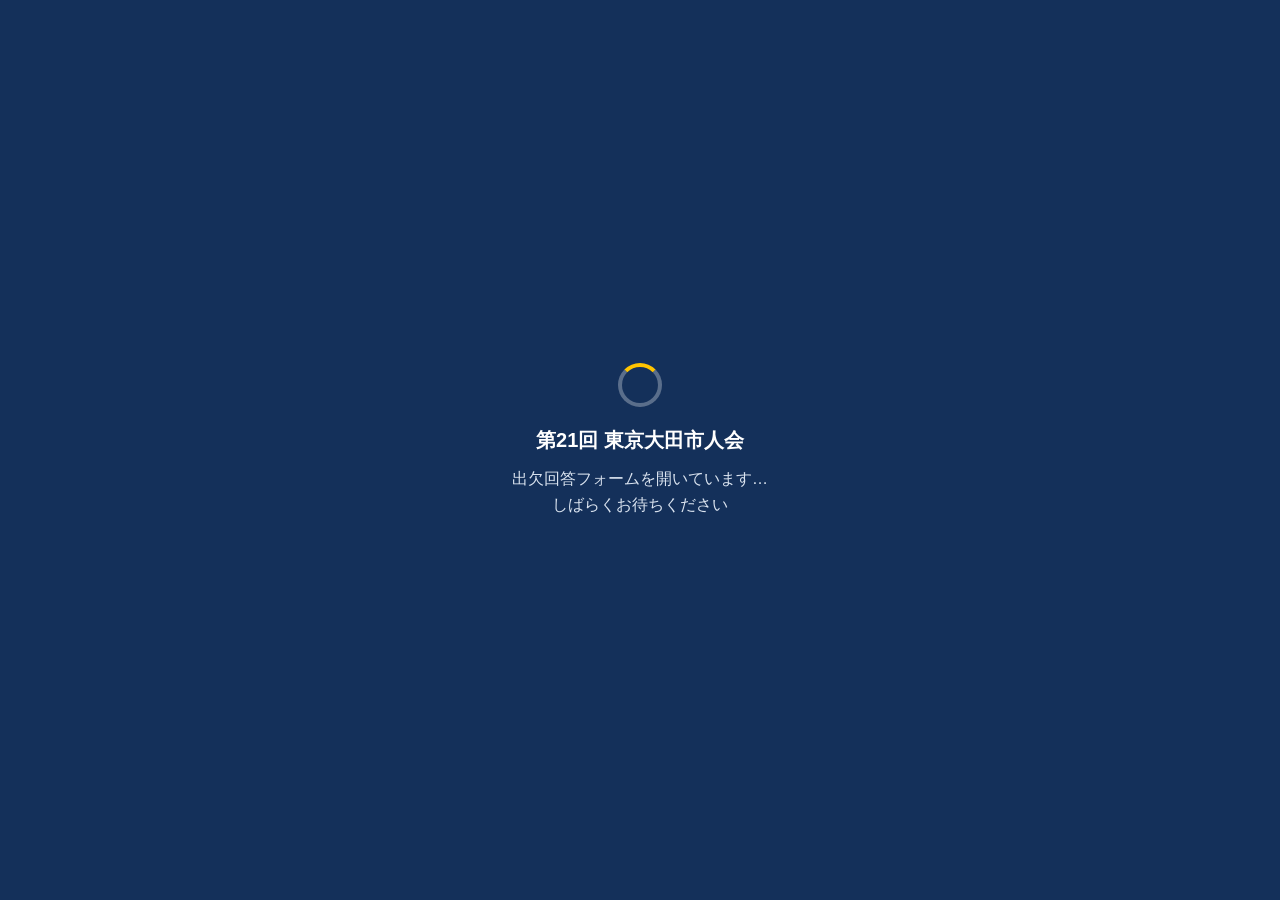
<file: index.html>
<!DOCTYPE html>
<html lang="ja">
<head>
<meta charset="utf-8">
<meta name="viewport" content="width=device-width, initial-scale=1">
<title>東京大田市人会 出欠回答フォームへ移動中…</title>
<style>
  body{margin:0;font-family:-apple-system,"Hiragino Sans",sans-serif;background:#14305a;color:#fff;display:flex;min-height:100vh;align-items:center;justify-content:center;text-align:center;padding:24px;box-sizing:border-box}
  .box{max-width:420px}
  h1{font-size:20px;margin:0 0 12px}
  p{font-size:16px;line-height:1.6;margin:0 0 20px;color:#dbe4f0}
  a.btn{display:inline-block;background:#ffc400;color:#1e1e1e;font-weight:700;font-size:18px;padding:16px 28px;border-radius:14px;text-decoration:none}
  .spin{width:36px;height:36px;border:4px solid rgba(255,255,255,.3);border-top-color:#ffc400;border-radius:50%;margin:0 auto 20px;animation:r 1s linear infinite}
  @keyframes r{to{transform:rotate(360deg)}}
</style>
</head>
<body>
<div class="box">
  <div class="spin" id="spin"></div>
  <h1>第21回 東京大田市人会</h1>
  <p id="msg">出欠回答フォームを開いています…<br>しばらくお待ちください</p>
  <a class="btn" id="btn" href="https://docs.google.com/forms/d/e/1FAIpQLSe40qH9zA3McTEXpQQ95BJhgNCMESgOMluzvb7gxbfax1TdgQ/viewform" style="display:none">出欠回答フォームを開く</a>
</div>
<script src="https://static.line-scdn.net/liff/edge/2/sdk.js"></script>
<script>
  // 東京大田市人会 公式LINE：リッチメニュー「出欠のご回答はこちら」の中継ページ。
  // LINEのユーザーIDを取り、Googleフォームの「LINE連携用」項目に埋め込んだURLへ移動する。
  // 取れなかった場合も、ユーザーID無しのフォームへ案内する（GAS側では氏名で照合される）。
  var LIFF_ID = '2010088280-T8UVyltM';
  var FORM_URL = 'https://docs.google.com/forms/d/e/1FAIpQLSe40qH9zA3McTEXpQQ95BJhgNCMESgOMluzvb7gxbfax1TdgQ/viewform';
  var ENTRY = '1166822250';                 // LINE連携用（ユーザーID）
  var ENTRY_CONTACT = '723589695';          // ご案内方法について（チェックボックス）
  var CONTACT_DEFAULT = 'LINE連絡';          // LINE から開いた人は「LINE連絡」にチェック済みで開く
  var moved = false;
  // https://liff.line.me/{LIFF_ID}/present-…/ のようにパス付きで開かれたときは、LIFF がまずこのページを
  // ?liff.state=/present-…/ 付きで開き、liff.init() がそのページへ移動させる。その間に出欠フォームへ飛ばさない
  var LIFF_STATE = new URLSearchParams(location.search).get('liff.state') || '';
  var TO_SUBPAGE = /^\/[A-Za-z0-9_-]/.test(LIFF_STATE);
  if (TO_SUBPAGE) {
    document.querySelector('h1').textContent = '東京大田市人会';
    document.getElementById('msg').innerHTML = 'ページを開いています…';
    // 念のため：LIFF の移動が起きなければ自分で移動する
    setTimeout(function(){ location.replace(location.pathname.replace(/\/$/, '') + LIFF_STATE); }, 5000);
  }
  function go(userId){
    if (moved || TO_SUBPAGE) return; moved = true;
    var url = FORM_URL + '?usp=pp_url&entry.' + ENTRY_CONTACT + '=' + encodeURIComponent(CONTACT_DEFAULT)
            + (userId ? '&entry.' + ENTRY + '=' + encodeURIComponent(userId) : '');
    document.getElementById('btn').href = url;
    location.replace(url);
  }
  function showButton(){
    if (TO_SUBPAGE) return;
    document.getElementById('spin').style.display = 'none';
    document.getElementById('msg').innerHTML = '自動で開かない場合は、下のボタンを押してください';
    document.getElementById('btn').style.display = 'inline-block';
  }
  setTimeout(showButton, 6000);
  liff.init({ liffId: LIFF_ID }).then(function(){
    if (!liff.isLoggedIn()) { liff.login(); return; }
    var ctx = liff.getContext();
    if (ctx && ctx.userId) { go(ctx.userId); return; }
    return liff.getProfile().then(function(p){ go(p.userId); });
  }).catch(function(e){
    console.error(e);
    setTimeout(function(){ go(''); }, 1500);
  });
</script>
</body>
</html>
</file>
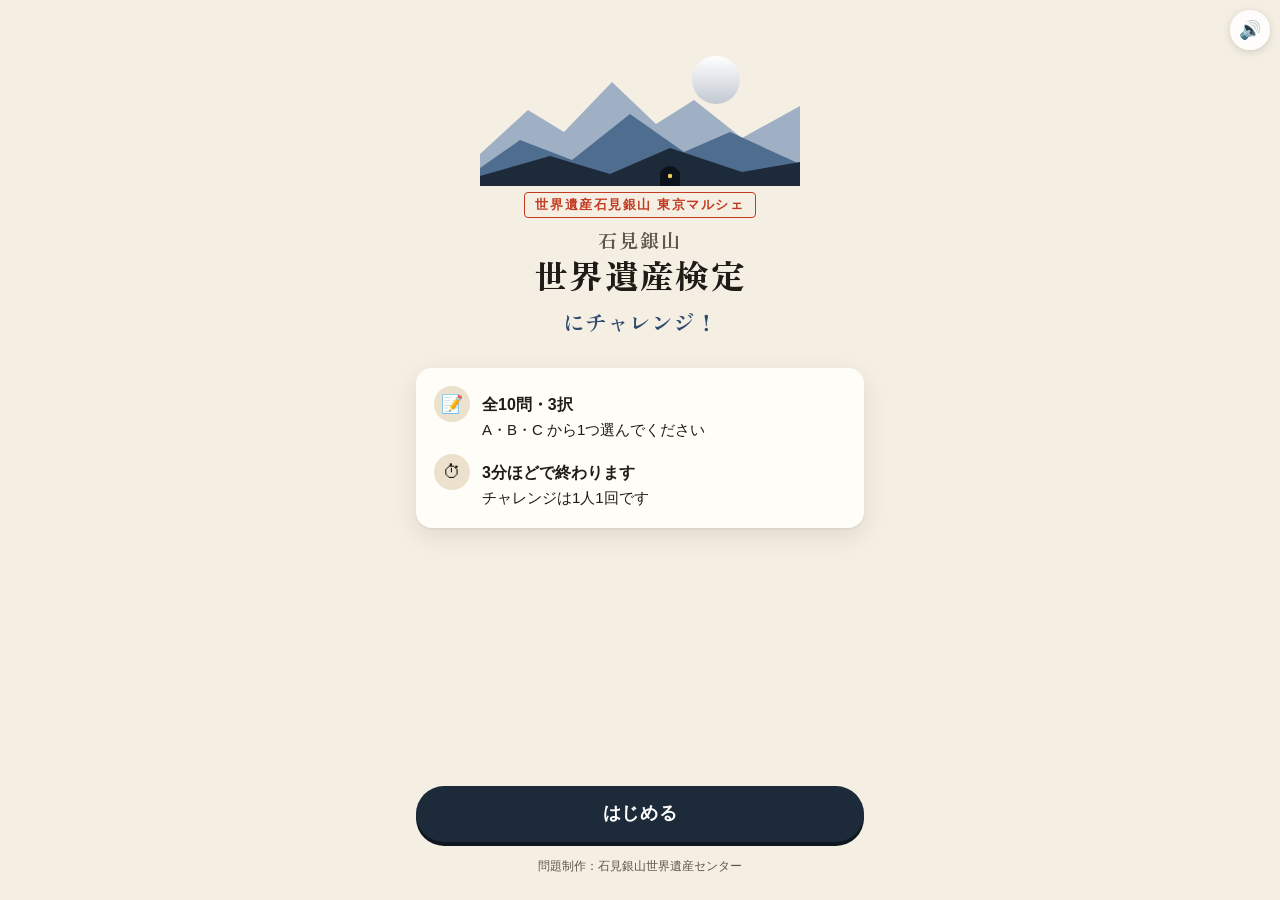
<file: kentei-ngbfgilwia/index.html>
<!doctype html>
<html lang="ja">
<head>
  <meta charset="utf-8">
  <meta name="viewport" content="width=device-width, initial-scale=1, viewport-fit=cover">
  <meta name="robots" content="noindex, nofollow, noarchive, nosnippet, noimageindex">
  <meta name="googlebot" content="noindex, nofollow">
  <meta name="format-detection" content="telephone=no">
  <meta name="theme-color" content="#1d2a3a">
  <title>石見銀山 世界遺産検定</title>
  <link rel="preconnect" href="https://fonts.googleapis.com">
  <link rel="preconnect" href="https://fonts.gstatic.com" crossorigin>
  <link rel="stylesheet" href="https://fonts.googleapis.com/css2?family=Zen+Old+Mincho:wght@700;900&display=swap">
  <link rel="stylesheet" href="style.css?v=6">
</head>
<body>
  <div id="app" class="app" aria-live="polite"></div>

  <!-- 確認ダイアログ（選択の確認に使用） -->
  <div id="sheet" class="sheet" hidden>
    <div class="sheet__backdrop" data-close></div>
    <div class="sheet__panel" role="dialog" aria-modal="true" aria-labelledby="sheet-title">
      <div id="sheet-body"></div>
      <div class="sheet__actions">
        <button type="button" id="sheet-no" class="btn btn--ghost">えらびなおす</button>
        <button type="button" id="sheet-yes" class="btn btn--primary">はい</button>
      </div>
    </div>
  </div>

  <button type="button" id="sound-toggle" class="sound-toggle" aria-label="音のオン・オフ">🔊</button>
  <canvas id="confetti" class="confetti" aria-hidden="true"></canvas>

  <script src="quiz-data.js?v=3"></script>
  <script src="app.js?v=12"></script>
</body>
</html>
</file>
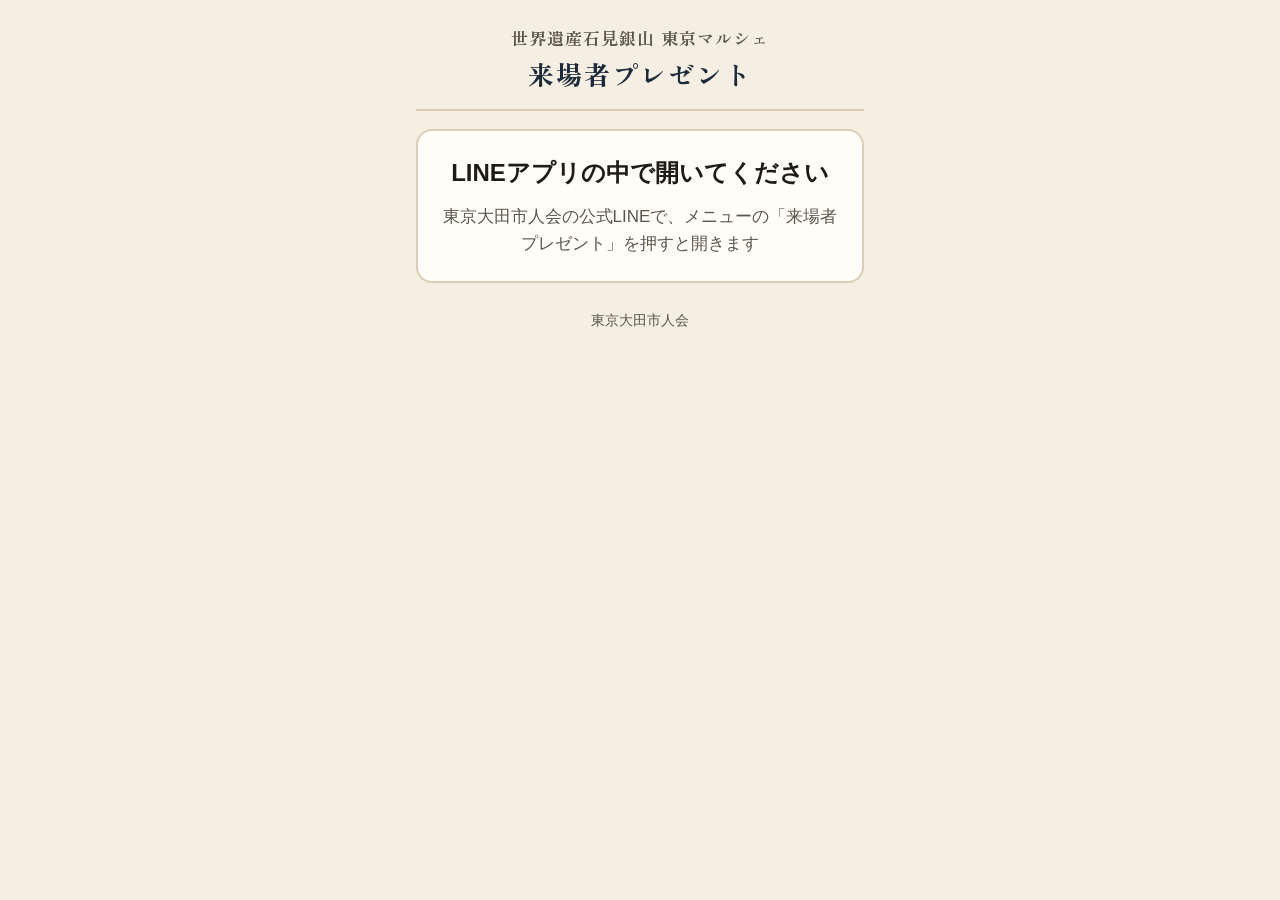
<file: present-axccpmatrg/index.html>
<!doctype html>
<html lang="ja">
<head>
  <meta charset="utf-8">
  <meta name="viewport" content="width=device-width, initial-scale=1, viewport-fit=cover">
  <meta name="robots" content="noindex, nofollow, noarchive, nosnippet, noimageindex">
  <meta name="googlebot" content="noindex, nofollow">
  <meta name="format-detection" content="telephone=no">
  <meta name="theme-color" content="#1d2a3a">
  <title>世界遺産石見銀山 東京マルシェ 来場者プレゼント</title>
  <link rel="preconnect" href="https://fonts.googleapis.com">
  <link rel="preconnect" href="https://fonts.gstatic.com" crossorigin>
  <link rel="stylesheet" href="https://fonts.googleapis.com/css2?family=Zen+Old+Mincho:wght@700;900&display=swap">
  <style>
    :root {
      --paper: #f5efe3; --card: #fffdf8; --ink: #1f1c18; --ink-2: #5d564b; --line: #d9cdb5;
      --ai: #1d2a3a; --shu: #c23b22; --ok: #2f7d4f; --ok-bg: #e6f2ea;
      --mincho: "Zen Old Mincho", "Hiragino Mincho ProN", "Yu Mincho", "Noto Serif JP", serif;
      --gothic: -apple-system, BlinkMacSystemFont, "Hiragino Sans", "Hiragino Kaku Gothic ProN", "Noto Sans JP", Roboto, sans-serif;
      color-scheme: light;
    }
    * { box-sizing: border-box; }
    html, body { margin: 0; padding: 0; }
    html { -webkit-text-size-adjust: 100%; text-size-adjust: 100%; }
    body {
      background: var(--paper); color: var(--ink); font-family: var(--gothic);
      font-size: 18px; line-height: 1.6; -webkit-tap-highlight-color: transparent; touch-action: manipulation;
    }
    button { font: inherit; color: inherit; cursor: pointer; touch-action: manipulation; }
    .app {
      max-width: 480px; margin: 0 auto; min-height: 100vh; min-height: 100dvh;
      padding: calc(16px + env(safe-area-inset-top)) 16px calc(28px + env(safe-area-inset-bottom));
    }
    .hd { text-align: center; padding: 8px 0 14px; border-bottom: 2px solid var(--line); margin-bottom: 18px; }
    .hd__sub { font-family: var(--mincho); font-weight: 700; font-size: 17px; color: var(--ink-2); letter-spacing: .06em; }
    .hd__title { font-family: var(--mincho); font-weight: 900; font-size: 26px; margin: 2px 0 0; letter-spacing: .08em; color: var(--ai); }
    .name { text-align: center; font-size: 24px; font-weight: 700; margin: 0 0 16px; word-break: break-all; }
    .notice {
      background: var(--shu); color: #fff; border-radius: 16px; padding: 18px 8px; margin: 0 0 22px;
      text-align: center; font-size: clamp(22px, 7.6vw, 32px); font-weight: 800; line-height: 1.4; letter-spacing: 0;
      box-shadow: 0 4px 0 #8c2614;
    }
    .items { display: grid; gap: 16px; }
    .item {
      width: 100%; min-height: 120px; border: 0; border-radius: 18px; padding: 16px 14px;
      background: var(--ai); color: #fff; box-shadow: 0 5px 0 #0e1620;
      display: flex; flex-direction: column; align-items: center; justify-content: center; gap: 4px;
      transition: transform .08s ease, box-shadow .2s ease;
    }
    .item:active:not(:disabled) { transform: translateY(3px); box-shadow: 0 2px 0 #0e1620; }
    .notice span, .msg__main span { display: inline-block; }
    .item__label { font-size: 24px; font-weight: 800; letter-spacing: .04em; }
    .item__act { font-size: 22px; font-weight: 700; background: #fff; color: var(--ai); border-radius: 999px; padding: 4px 22px; }
    .item.is-done { background: var(--ok-bg); color: var(--ok); box-shadow: none; border: 3px solid var(--ok); cursor: default; }
    .item.is-done .item__act { background: transparent; color: var(--ok); font-size: 24px; padding: 0; }
    .item.is-busy { opacity: .6; }
    .msg { background: var(--card); border: 2px solid var(--line); border-radius: 16px; padding: 24px 18px; text-align: center; margin-top: 8px; }
    .msg__main { font-size: 24px; font-weight: 800; line-height: 1.5; margin: 0; }
    .msg__sub { font-size: 17px; color: var(--ink-2); margin: 12px 0 0; }
    .msg .btn { margin-top: 18px; }
    .btn { display: inline-flex; align-items: center; justify-content: center; min-height: 56px; padding: 10px 24px; border: 0; border-radius: 999px; font-weight: 700; font-size: 19px; }
    .btn--primary { background: var(--ai); color: #fff; box-shadow: 0 4px 0 #0e1620; }
    .btn--ghost { background: transparent; color: var(--ink-2); border: 2px solid var(--line); }
    .loading { text-align: center; color: var(--ink-2); padding: 40px 0; font-size: 18px; }
    .spin { width: 36px; height: 36px; border: 4px solid var(--line); border-top-color: var(--ai); border-radius: 50%; margin: 0 auto 14px; animation: r 1s linear infinite; }
    @keyframes r { to { transform: rotate(360deg); } }
    .toast { margin: 16px 0 0; text-align: center; color: var(--shu); font-weight: 700; font-size: 17px; min-height: 1em; }
    /* 確認 */
    .sheet { position: fixed; inset: 0; z-index: 10; display: flex; align-items: flex-end; justify-content: center; }
    .sheet[hidden] { display: none; }
    .sheet__bg { position: absolute; inset: 0; background: rgba(20, 16, 10, .55); }
    .sheet__panel {
      position: relative; width: 100%; max-width: 480px; background: var(--card); border-radius: 22px 22px 0 0;
      padding: 26px 18px calc(22px + env(safe-area-inset-bottom)); text-align: center; animation: up .2s ease both;
    }
    @keyframes up { from { transform: translateY(30px); opacity: 0; } to { transform: none; opacity: 1; } }
    .sheet__item { font-size: 20px; font-weight: 700; color: var(--ink-2); margin: 0; }
    .sheet__q { font-size: 26px; font-weight: 800; line-height: 1.45; margin: 6px 0 8px; }
    .sheet__warn { font-size: 18px; font-weight: 700; color: var(--shu); margin: 0 0 20px; }
    .sheet__actions { display: grid; grid-template-columns: 1fr 1.4fr; gap: 12px; }
    .sheet__actions .btn { width: 100%; }
    .thanks { text-align: center; font-size: 18px; font-weight: 700; color: var(--ink-2); margin: 0 0 14px; }
    .item__time { font-size: 34px; font-weight: 800; line-height: 1.2; }
    .test { background: #fff2cc; border: 2px dashed #c9a227; border-radius: 14px; padding: 12px; margin: 22px 0 0; text-align: center; font-size: 16px; color: #6b5310; }
    .test .btn { margin-top: 10px; min-height: 46px; font-size: 16px; }
    .foot { text-align: center; font-size: 14px; color: var(--ink-2); margin-top: 26px; }
  </style>
</head>
<body>
  <div class="app">
    <header class="hd">
      <div class="hd__sub">世界遺産石見銀山 東京マルシェ</div>
      <h1 class="hd__title">来場者プレゼント</h1>
    </header>
    <div id="view"><div class="loading"><div class="spin"></div>読み込み中…</div></div>
    <p class="foot">東京大田市人会</p>
  </div>

  <div id="sheet" class="sheet" hidden>
    <div class="sheet__bg" data-close></div>
    <div class="sheet__panel" role="dialog" aria-modal="true">
      <p class="sheet__item" id="sheet-item"></p>
      <p class="sheet__q">スタッフの前で<br>押していますか？</p>
      <p class="sheet__warn">押すと元に戻せません</p>
      <div class="sheet__actions">
        <button type="button" class="btn btn--ghost" data-close>もどる</button>
        <button type="button" class="btn btn--primary" id="sheet-yes">受け取った</button>
      </div>
    </div>
  </div>

  <script>
    // 東京大田市人会 公式LINE：世界遺産石見銀山 東京マルシェ（2026-11-28）の来場者プレゼント。
    // 2026-11-26 クッキー方式：メニュー「来場者プレゼント」から直接このページが開く。
    // 受け取り済みかどうかはこのスマホの中（localStorage＋クッキー）だけに保存する。名前は出さない。
    // 押されたら GAS（doGet ?action=count）に知らせて、何人に渡したかだけを数える（名簿「来場者プレゼント記録」タブ）。
    // LINE アプリの中で開いたときだけボタンを出す（Safari などで開き直して、もう一度押せないように）。
    // 本番は 11/28（日本時間）だけ。それより前は「テスト中」で、テストの記録を消すボタンが付く。11/29 以降は終了と出す。
    var API = 'https://script.google.com/macros/s/AKfycbzXdRRBMFe4aW-FXYUZnYX3LI_z0UfZW44QfIQ8_dWuRdRwRF2m-CBqPIa3cFEEqKCl/exec';
    var EVENT_DAY = '2026-11-28';
    var ITEMS = [{ key: 'furikake', label: 'ふりかけ' }, { key: 'rice', label: 'お米すくい取り' }];
    var view = document.getElementById('view');
    var sheet = document.getElementById('sheet');
    var pending = null;

    function jstDay() { return new Date(Date.now() + 9 * 3600 * 1000).toISOString().slice(0, 10); }
    function jstTime() { return new Date(Date.now() + 9 * 3600 * 1000).toISOString().slice(11, 16); }
    var day = jstDay();
    var MODE = day === EVENT_DAY ? 'real' : (day < EVENT_DAY ? 'test' : 'over');
    var KEY = MODE === 'real' ? 'ooda_present_20261128' : 'ooda_present_test';

    // 保存：localStorage とクッキーの両方に書き、読むときはどちらかに残っていればよい
    function cookieGet(k) {
      var m = document.cookie.match(new RegExp('(?:^|; )' + k + '=([^;]*)'));
      return m ? decodeURIComponent(m[1]) : null;
    }
    function cookieSet(k, v, days) {
      document.cookie = k + '=' + encodeURIComponent(v) + '; max-age=' + (days * 86400) + '; path=/; SameSite=Lax; Secure';
    }
    function load(k) {
      var v = null;
      try { v = localStorage.getItem(k); } catch (e) {}
      if (!v) v = cookieGet(k);
      return v;
    }
    function save(k, v) {
      try { localStorage.setItem(k, v); } catch (e) {}
      cookieSet(k, v, 60);
    }
    function wipe(k) {
      try { localStorage.removeItem(k); } catch (e) {}
      document.cookie = k + '=; max-age=0; path=/; SameSite=Lax; Secure';
    }
    function readState() { try { return JSON.parse(load(KEY) || '{}') || {}; } catch (e) { return {}; } }
    function device() {
      var d = load('ooda_present_dev');
      if (!d) { d = Math.random().toString(36).slice(2, 10) + Date.now().toString(36); save('ooda_present_dev', d); }
      return d;
    }

    function isLineApp() { return /\bLine\//i.test(navigator.userAgent || ''); }

    function showMessage(main, sub) {
      view.innerHTML = '<div class="msg"><p class="msg__main">' + main + '</p>' + (sub ? '<p class="msg__sub">' + sub + '</p>' : '') + '</div>';
    }

    function render() {
      var st = readState();
      var html = '<p class="thanks">LINE友だち登録ありがとうございます</p>' +
        '<div class="notice"><span>受付のスタッフの前で</span><span>ボタンを押してください</span></div><div class="items">';
      ITEMS.forEach(function (it) {
        if (st[it.key]) {
          html += '<button type="button" class="item is-done" disabled><span class="item__label">' + it.label + '</span>' +
            '<span class="item__act">✅ 受け取り済み</span><span class="item__time">' + st[it.key] + '</span></button>';
        } else {
          html += '<button type="button" class="item" data-item="' + it.key + '"><span class="item__label">' + it.label + '</span>' +
            '<span class="item__act">受け取った</span></button>';
        }
      });
      html += '</div>';
      if (MODE === 'test') {
        html += '<div class="test">テスト中です（本番は 11/28 当日）<br>テストで押した記録は、当日の本番には残りません' +
          '<br><button type="button" class="btn btn--ghost" id="reset">テストの記録を消す</button></div>';
      }
      view.innerHTML = html;
      var r = document.getElementById('reset');
      if (r) r.addEventListener('click', function () { wipe(KEY); render(); });
    }

    function count(key) {
      var q = 'action=count&item=' + key + '&mode=' + MODE + '&dev=' + encodeURIComponent(device());
      try { fetch(API + '?' + q, { method: 'GET', mode: 'no-cors', cache: 'no-store', keepalive: true }); } catch (e) {}
    }

    view.addEventListener('click', function (e) {
      var b = e.target.closest('[data-item]');
      if (!b || b.disabled) return;
      pending = b.getAttribute('data-item');
      ITEMS.forEach(function (it) { if (it.key === pending) document.getElementById('sheet-item').textContent = it.label; });
      sheet.hidden = false;
    });
    sheet.addEventListener('click', function (e) {
      if (e.target.closest('[data-close]')) { sheet.hidden = true; pending = null; }
    });
    document.getElementById('sheet-yes').addEventListener('click', function () {
      var key = pending;
      sheet.hidden = true; pending = null;
      if (!key) return;
      var st = readState();
      if (st[key]) { render(); return; }
      st[key] = jstTime();
      save(KEY, JSON.stringify(st));
      render();
      count(key);
    });

    if (!isLineApp()) {
      showMessage('<span>LINEアプリの中で</span><span>開いてください</span>', '東京大田市人会の公式LINEで、メニューの「来場者プレゼント」を押すと開きます');
    } else if (MODE === 'over') {
      showMessage('<span>来場者プレゼントは</span><span>終了しました</span>', 'ご来場ありがとうございました');
    } else {
      render();
    }
  </script>
</body>
</html>
</file>
<file: kentei-ngbfgilwia/style.css>
/* 石見銀山 世界遺産検定 — スマホ専用（iPhone / Android） */

:root {
  --paper: #f5efe3;
  --paper-2: #ebe1cd;
  --card: #fffdf8;
  --ink: #1f1c18;
  --ink-2: #5d564b;
  --line: #d9cdb5;
  --ai: #1d2a3a;        /* 藍 */
  --ai-2: #2d4a6e;
  --shu: #c23b22;       /* 朱 */
  --gold: #c9a227;
  --ok: #2f7d4f;
  --ng: #c23b22;
  --silver-grad: linear-gradient(180deg, #ffffff 0%, #d9dde3 45%, #a9b0ba 55%, #eef0f3 100%);
  --gold-grad: linear-gradient(180deg, #fff6c9 0%, #f0cf5a 45%, #b98a12 55%, #ffe99a 100%);
  --radius: 16px;
  --shadow: 0 2px 0 rgba(0,0,0,.04), 0 8px 24px rgba(40,30,10,.10);
  --mincho: "Zen Old Mincho", "Hiragino Mincho ProN", "Yu Mincho", "Noto Serif JP", serif;
  --gothic: -apple-system, BlinkMacSystemFont, "Hiragino Sans", "Hiragino Kaku Gothic ProN", "Noto Sans JP", "Noto Sans CJK JP", Roboto, sans-serif;
  color-scheme: light;
}

* { box-sizing: border-box; }
html, body { margin: 0; padding: 0; }
html { -webkit-text-size-adjust: 100%; text-size-adjust: 100%; }
body {
  background: var(--paper);
  color: var(--ink);
  font-family: var(--gothic);
  font-size: 16px;
  line-height: 1.7;
  -webkit-tap-highlight-color: transparent;
  touch-action: manipulation;
  overscroll-behavior-y: none;
  transition: background-color .4s ease;
}
body.is-dark { background: var(--ai); color: #f2f4f7; }
button { font: inherit; color: inherit; cursor: pointer; touch-action: manipulation; }

.app {
  max-width: 480px;
  margin: 0 auto;
  min-height: 100vh;
  min-height: 100dvh;
  padding: calc(16px + env(safe-area-inset-top)) 16px calc(24px + env(safe-area-inset-bottom));
  display: flex;
  flex-direction: column;
}
.screen { flex: 1; display: flex; flex-direction: column; animation: fadeUp .35s ease both; }
@keyframes fadeUp { from { opacity: 0; transform: translateY(10px); } to { opacity: 1; transform: none; } }

/* ---------- ボタン ---------- */
.btn {
  display: flex; align-items: center; justify-content: center; gap: 8px;
  width: 100%; min-height: 56px; padding: 12px 20px;
  border: 0; border-radius: 999px;
  font-weight: 700; font-size: 18px; letter-spacing: .04em;
  transition: transform .08s ease, box-shadow .2s ease, background-color .2s;
}
.btn:active { transform: translateY(2px) scale(.99); }
.btn--primary { background: var(--ai); color: #fff; box-shadow: 0 4px 0 #0e1620; }
.btn--primary:active { box-shadow: 0 1px 0 #0e1620; }
.btn--shu { background: var(--shu); color: #fff; box-shadow: 0 4px 0 #8c2614; }
.btn--ghost { background: transparent; color: var(--ink-2); border: 2px solid var(--line); }
.btn--staff { background: #fff; color: var(--ink); border: 2px dashed var(--ink-2); font-size: 16px; min-height: 52px; }

/* ---------- スタート ---------- */
.start__hero { text-align: center; padding: 20px 0 8px; }
.start__mountain { width: 100%; max-width: 320px; height: auto; display: block; margin: 0 auto 4px; }
.start__badge {
  display: inline-block; font-size: 13px; font-weight: 700; letter-spacing: .12em;
  color: var(--shu); border: 1.5px solid var(--shu); border-radius: 4px; padding: 1px 10px; margin-bottom: 10px;
}
.start__title {
  font-family: var(--mincho); font-weight: 900; font-size: 34px; line-height: 1.3; margin: 0 0 6px; letter-spacing: .04em;
}
.start__title small { display: block; font-size: 19px; font-weight: 700; color: var(--ink-2); letter-spacing: .1em; }
.test-badge {
  display: table; margin: 0 auto 10px; font-size: 12px; font-weight: 700; color: #fff; background: #6b5b3e;
  border-radius: 99px; padding: 2px 12px;
}
.start__lead { font-family: var(--mincho); font-weight: 700; font-size: 22px; margin: 6px 0 0; color: var(--ai-2); }

.info { background: var(--card); border-radius: var(--radius); box-shadow: var(--shadow); padding: 18px 18px 6px; margin: 20px 0; }
.info__row { display: flex; gap: 12px; align-items: flex-start; padding-bottom: 12px; }
.info__icon {
  flex: none; width: 36px; height: 36px; border-radius: 50%; background: var(--paper-2);
  display: grid; place-items: center; font-size: 18px;
}
.info__text { font-size: 15px; line-height: 1.6; padding-top: 6px; }
.info__text b { font-size: 16px; }
.start__foot { margin-top: auto; }
.credit { text-align: center; font-size: 12px; color: var(--ink-2); margin: 14px 0 0; }

/* ---------- 出題 ---------- */
.q-head { display: flex; align-items: baseline; justify-content: space-between; margin: 4px 0 8px; padding-right: 52px; }
.q-head__no { font-family: var(--mincho); font-weight: 900; font-size: 26px; color: var(--ai); }
.q-head__no span { font-size: 17px; margin-left: 2px; }
.q-head__total { font-size: 14px; color: var(--ink-2); }
.progress { height: 8px; border-radius: 99px; background: var(--paper-2); overflow: hidden; }
.progress__bar { height: 100%; background: var(--ai-2); border-radius: 99px; transition: width .4s ease; }
.q-card {
  background: var(--card); border-radius: var(--radius); box-shadow: var(--shadow);
  padding: 22px 20px; margin: 18px 0 18px; position: relative;
}
.q-card::before {
  content: "問"; position: absolute; top: -12px; left: 16px; background: var(--shu); color: #fff;
  font-family: var(--mincho); font-weight: 900; font-size: 15px; width: 28px; height: 28px; border-radius: 50%;
  display: grid; place-items: center;
}
.q-card__text { font-size: 20px; font-weight: 700; line-height: 1.6; margin: 0; }
.choices { display: grid; gap: 12px; }
.choice {
  display: flex; align-items: center; gap: 14px; width: 100%; min-height: 66px; text-align: left;
  background: var(--card); border: 2px solid var(--line); border-radius: 14px; padding: 12px 14px;
  font-size: 18px; font-weight: 700; line-height: 1.45;
  transition: border-color .15s, background-color .15s, transform .08s;
}
.choice:active { transform: scale(.985); }
.choice.is-picked { border-color: var(--ai-2); background: #eef3f9; }
.choice__letter {
  flex: none; width: 40px; height: 40px; border-radius: 50%; display: grid; place-items: center;
  font-family: var(--mincho); font-weight: 900; font-size: 20px; color: #fff; background: var(--ai);
}
.choice:nth-child(2) .choice__letter { background: var(--ai-2); }
.choice:nth-child(3) .choice__letter { background: #4f6d8f; }
.q-hint { text-align: center; color: var(--ink-2); font-size: 13px; margin-top: 16px; }

/* ---------- 確認シート ---------- */
.sheet { position: fixed; inset: 0; z-index: 50; }
.sheet[hidden] { display: none; }
.sheet__backdrop { position: absolute; inset: 0; background: rgba(15, 20, 28, .55); animation: fadeIn .2s ease both; }
.sheet__panel {
  position: absolute; left: 0; right: 0; bottom: 0; margin: 0 auto; max-width: 480px;
  background: var(--card); color: var(--ink); border-radius: 22px 22px 0 0;
  padding: 26px 20px calc(20px + env(safe-area-inset-bottom));
  animation: slideUp .25s cubic-bezier(.2,.9,.3,1.2) both;
}
@keyframes fadeIn { from { opacity: 0; } to { opacity: 1; } }
@keyframes slideUp { from { transform: translateY(100%); } to { transform: none; } }
.sheet__pick { display: flex; align-items: center; gap: 14px; padding: 16px; background: var(--paper); border-radius: 14px; }
.sheet__pick .choice__letter { width: 48px; height: 48px; font-size: 24px; }
.sheet__pick-text { font-size: 20px; font-weight: 700; line-height: 1.45; }
.sheet__ask { text-align: center; font-size: 18px; font-weight: 700; margin: 18px 0 4px; }
.sheet__note { text-align: center; font-size: 14px; color: var(--ink-2); margin: 0; }
.sheet__title { font-size: 19px; font-weight: 800; text-align: center; margin: 0 0 8px; }
.sheet__actions { display: grid; grid-template-columns: 1fr 1.2fr; gap: 10px; margin-top: 20px; }
.sheet__actions .btn { white-space: nowrap; padding: 12px 10px; }
.sheet__actions .btn--ghost { font-size: 16px; }

/* ---------- 採点中 ---------- */
.grading { text-align: center; justify-content: center; gap: 8px; }
.grading__title { font-family: var(--mincho); font-weight: 900; font-size: 24px; line-height: 1.5; margin: 0; }
.grading__sub { font-size: 14px; color: #b9c4d2; margin: 0 0 6px; }
.mine { position: relative; width: 240px; height: 190px; margin: 6px auto 0; }
.mine__ore { position: absolute; left: 50%; bottom: 8px; width: 150px; transform: translateX(-50%); }
.mine__pick {
  position: absolute; left: 50%; bottom: 70px; width: 110px; margin-left: -6px;
  transform-origin: 85% 80%; animation: swing .5s cubic-bezier(.5,0,.6,1) infinite;
}
@keyframes swing {
  0% { transform: rotate(-38deg); } 55% { transform: rotate(6deg); } 62% { transform: rotate(2deg); } 100% { transform: rotate(-38deg); }
}
.mine__spark { position: absolute; left: 50%; bottom: 74px; width: 8px; height: 8px; border-radius: 50%; background: #fff; opacity: 0; }
.mine__spark.go { animation: spark .5s ease-out; }
@keyframes spark {
  0% { opacity: 1; transform: translate(0,0) scale(1); box-shadow: 0 0 10px 4px #fff7c0; }
  100% { opacity: 0; transform: translate(var(--dx), var(--dy)) scale(.3); }
}
.bibibi {
  font-family: var(--mincho); font-weight: 900; font-size: 30px; letter-spacing: .08em; height: 44px;
  background: var(--silver-grad); -webkit-background-clip: text; background-clip: text; color: transparent;
  animation: jitter .12s steps(2) infinite;
}
@keyframes jitter { 0% { transform: translate(0,0); } 50% { transform: translate(1px,-1px); } 100% { transform: translate(-1px,1px); } }
.lamps { display: grid; grid-template-columns: repeat(5, 1fr); gap: 10px; max-width: 300px; margin: 8px auto 0; }
.lamp {
  aspect-ratio: 1; border-radius: 50%; display: grid; place-items: center;
  font-size: 13px; font-weight: 700; color: #7f8ea3; background: #26374c; border: 2px solid #33496a;
  transition: background .2s, color .2s, box-shadow .2s;
}
.lamp.is-on { background: #e9edf2; color: var(--ai); border-color: #fff; box-shadow: 0 0 14px rgba(255,255,255,.6); }
.lamp.is-blink { animation: blink .18s steps(2) infinite; }
@keyframes blink { 0% { background: #f4d35e; color: var(--ai); } 100% { background: #26374c; } }
.meter { height: 10px; border-radius: 99px; background: #26374c; overflow: hidden; max-width: 300px; width: 100%; margin: 18px auto 6px; }
.meter__bar { height: 100%; width: 0; background: var(--silver-grad); border-radius: 99px; transition: width .3s linear; }
.grading__status { font-size: 15px; color: #dbe2ea; min-height: 1.7em; margin: 0; }

/* ---------- 結果 ---------- */
.reveal { text-align: center; padding: 14px 0 6px; }
.reveal__label { font-family: var(--mincho); font-weight: 700; font-size: 22px; margin: 0; min-height: 1.6em; }
.reveal__count {
  font-family: var(--mincho); font-weight: 900; font-size: 120px; line-height: 1; height: 150px;
  display: grid; place-items: center;
}
.reveal__count .pop { display: inline-block; animation: pop .45s cubic-bezier(.2,1.6,.4,1) both; }
@keyframes pop { from { transform: scale(2.4); opacity: 0; } to { transform: scale(1); opacity: 1; } }
.reveal__count .don { font-size: 92px; color: var(--shu); text-shadow: 0 0 24px rgba(255,190,120,.6); }
.score {
  display: inline-flex; align-items: baseline; gap: 4px;
  font-family: var(--mincho); font-weight: 900;
}
.score__num {
  font-size: 128px; line-height: 1;
  background: var(--silver-grad); -webkit-background-clip: text; background-clip: text; color: transparent;
  filter: drop-shadow(0 3px 0 rgba(0,0,0,.35));
}
.score__unit { font-size: 40px; color: #f2f4f7; }
.is-perfect .score__num { background: var(--gold-grad); -webkit-background-clip: text; background-clip: text; }
.reveal__msg { font-family: var(--mincho); font-weight: 900; font-size: 30px; margin: 4px 0 0; }
.title-badge {
  display: inline-block; margin: 14px auto 0; padding: 8px 22px;
  font-family: var(--mincho); font-weight: 900; font-size: 22px; letter-spacing: .1em; color: #3a2a00;
  background: var(--gold-grad); border-radius: 8px; box-shadow: 0 0 0 3px #3a2a00 inset, 0 0 26px rgba(255,214,90,.7);
  animation: shine 2.4s ease-in-out infinite;
}
.title-badge small { display: block; font-size: 12px; letter-spacing: .2em; font-weight: 700; }
.title-badge__line { display: block; margin-top: 4px; font-size: 14px; letter-spacing: .04em; font-weight: 700; }
/* 称号の色（金＝100点はもとの .title-badge のまま） */
.tb--shine  { color: #1f2630; background: var(--silver-grad); box-shadow: 0 0 0 3px #39414c inset, 0 0 26px rgba(230,236,245,.8); animation: shineSilver 2.4s ease-in-out infinite; }
.tb--silver { color: #1f2630; background: var(--silver-grad); box-shadow: 0 0 0 3px #39414c inset; animation: none; }
.tb--ibushi { color: #f4f5f7; background: linear-gradient(180deg, #b9bec5 0%, #868c94 50%, #63686f 100%); box-shadow: 0 0 0 3px #3a3e44 inset; animation: none; }
.tb--iron   { color: #f0f2f4; background: linear-gradient(180deg, #8d949c 0%, #5d646c 50%, #444a51 100%); box-shadow: 0 0 0 3px #2b2f34 inset; animation: none; }
.tb--bronze { color: #2e1607; background: linear-gradient(180deg, #f3c39a 0%, #c9814b 50%, #8f5124 100%); box-shadow: 0 0 0 3px #4a250c inset; animation: none; }
.tb--gray   { color: #f2f2f2; background: #6b6f75; box-shadow: 0 0 0 3px #45484d inset; animation: none; }
@keyframes shineSilver { 0%,100% { box-shadow: 0 0 0 3px #39414c inset, 0 0 12px rgba(230,236,245,.45); } 50% { box-shadow: 0 0 0 3px #39414c inset, 0 0 30px rgba(230,236,245,.95); } }
@keyframes shine { 0%,100% { box-shadow: 0 0 0 3px #3a2a00 inset, 0 0 14px rgba(255,214,90,.5); } 50% { box-shadow: 0 0 0 3px #3a2a00 inset, 0 0 34px rgba(255,214,90,.95); } }

.result-body { animation: fadeUp .5s ease both; }
.result-body[hidden] { display: none; }

/* 引換券 */
.ticket {
  position: relative; background: var(--card); color: var(--ink); border-radius: var(--radius);
  padding: 20px 18px 18px; margin: 20px 0 0; box-shadow: 0 10px 30px rgba(0,0,0,.25);
  border: 2px dashed var(--line); overflow: hidden;
}
.ticket__show {
  margin: 0 0 14px; padding: 12px 14px; border-radius: 12px; background: #fff3d6; border: 2px solid #f0c255;
  font-size: 18px; font-weight: 800; line-height: 1.5; text-align: center;
}
.ticket__show span { display: block; font-size: 13px; font-weight: 600; color: var(--ink-2); margin-top: 2px; }
.ticket__perks { display: grid; gap: 10px; }
.perk { display: flex; gap: 12px; align-items: center; background: var(--paper); border-radius: 12px; padding: 12px; }
.perk__icon { flex: none; width: 46px; height: 46px; display: grid; place-items: center; font-size: 26px; background: #fff; border-radius: 50%; }
.perk__text { font-size: 15px; line-height: 1.5; }
.perk__text b { display: block; font-size: 17px; }
.perk--rice { background: linear-gradient(135deg, #fff8e6, #f6ecd4); border: 1.5px solid #e6d3a6; }
.ticket__meta { display: flex; justify-content: space-between; font-size: 12px; color: var(--ink-2); margin-top: 12px; }

/* 済みのハンコ */
.stamp {
  position: absolute; right: 12px; bottom: 30px; width: 128px; height: 128px; border-radius: 50%;
  border: 5px solid var(--shu); color: var(--shu); display: grid; place-items: center; text-align: center;
  font-family: var(--mincho); font-weight: 900; line-height: 1.15; transform: rotate(-14deg);
  background: rgba(255,255,255,.72); box-shadow: 0 0 0 3px rgba(194,59,34,.25) inset;
  pointer-events: none;
}
.stamp__in { font-size: 13px; }
.stamp__in b { display: block; font-size: 30px; letter-spacing: .1em; }
.stamp__in small { display: block; font-size: 12px; font-family: var(--gothic); font-weight: 700; margin-top: 2px; }
.stamp.is-new { animation: stampIn .45s cubic-bezier(.2,1.4,.4,1) both; }
@keyframes stampIn { from { transform: rotate(-14deg) scale(2.2); opacity: 0; } to { transform: rotate(-14deg) scale(1); opacity: 1; } }
.ticket.is-used .ticket__perks { opacity: .55; }

/* ○×一覧 */
.marks { background: var(--card); color: var(--ink); border-radius: var(--radius); margin: 16px 0 0; padding: 6px 16px; }
.marks__title { font-size: 15px; font-weight: 800; padding: 10px 0 6px; margin: 0; border-bottom: 1px solid var(--line); }
.mark-row { display: flex; align-items: center; gap: 12px; padding: 10px 0; border-bottom: 1px solid var(--paper-2); }
.mark-row:last-child { border-bottom: 0; }
.mark-row__no { flex: none; width: 46px; font-weight: 800; font-size: 15px; color: var(--ai); }
.mark-row__q {
  flex: 1; min-width: 0; font-size: 14px; line-height: 1.45; color: var(--ink-2);
  display: -webkit-box; -webkit-line-clamp: 2; -webkit-box-orient: vertical; overflow: hidden;
}
.mark-row__note { display: block; font-size: 13px; color: var(--ink); margin-top: 4px; }
.mark-row__mark { flex: none; width: 40px; text-align: center; font-size: 30px; font-weight: 900; line-height: 1; }
.mark-row__mark.ok { color: var(--ok); }
.mark-row__mark.ng { color: var(--ng); }

.staff { margin: 22px 0 0; }
.staff__label { text-align: center; font-size: 12px; color: #b9c4d2; margin: 0 0 6px; letter-spacing: .1em; }
.staff__done { text-align: center; font-size: 15px; font-weight: 700; color: #f6c9bd; margin: 0; }
.result-foot { text-align: center; font-size: 12px; color: #9fb0c4; margin: 18px 0 0; }
.retry { margin: 40px 0 8px; padding-top: 20px; border-top: 1px dashed #3b5170; }
.retry__label { text-align: center; font-size: 12px; color: #9fb0c4; margin: 0 0 8px; letter-spacing: .08em; }
.btn--retry { background: transparent; color: #e6ecf3; border: 2px solid #6f86a3; font-size: 16px; min-height: 50px; }

/* ---------- 音ボタン・紙吹雪 ---------- */
.sound-toggle {
  position: fixed; z-index: 40; right: calc(10px + env(safe-area-inset-right)); top: calc(10px + env(safe-area-inset-top));
  width: 40px; height: 40px; border-radius: 50%; border: 0; font-size: 18px;
  background: rgba(255,255,255,.85); box-shadow: 0 2px 8px rgba(0,0,0,.15);
}
.sound-toggle.is-off { opacity: .55; }
.confetti { position: fixed; inset: 0; width: 100%; height: 100%; pointer-events: none; z-index: 30; }

@media (max-width: 350px) {
  .start__title { font-size: 29px; }
  .q-card__text { font-size: 18px; }
  .choice { font-size: 16px; }
  .score__num { font-size: 104px; }
}
@media (prefers-reduced-motion: reduce) {
  .mine__pick, .bibibi, .title-badge, .tb--shine { animation: none; }
}

.result-meta { margin: 0 0 14px; text-align: center; font-size: 12px; opacity: .7; }
</file>
